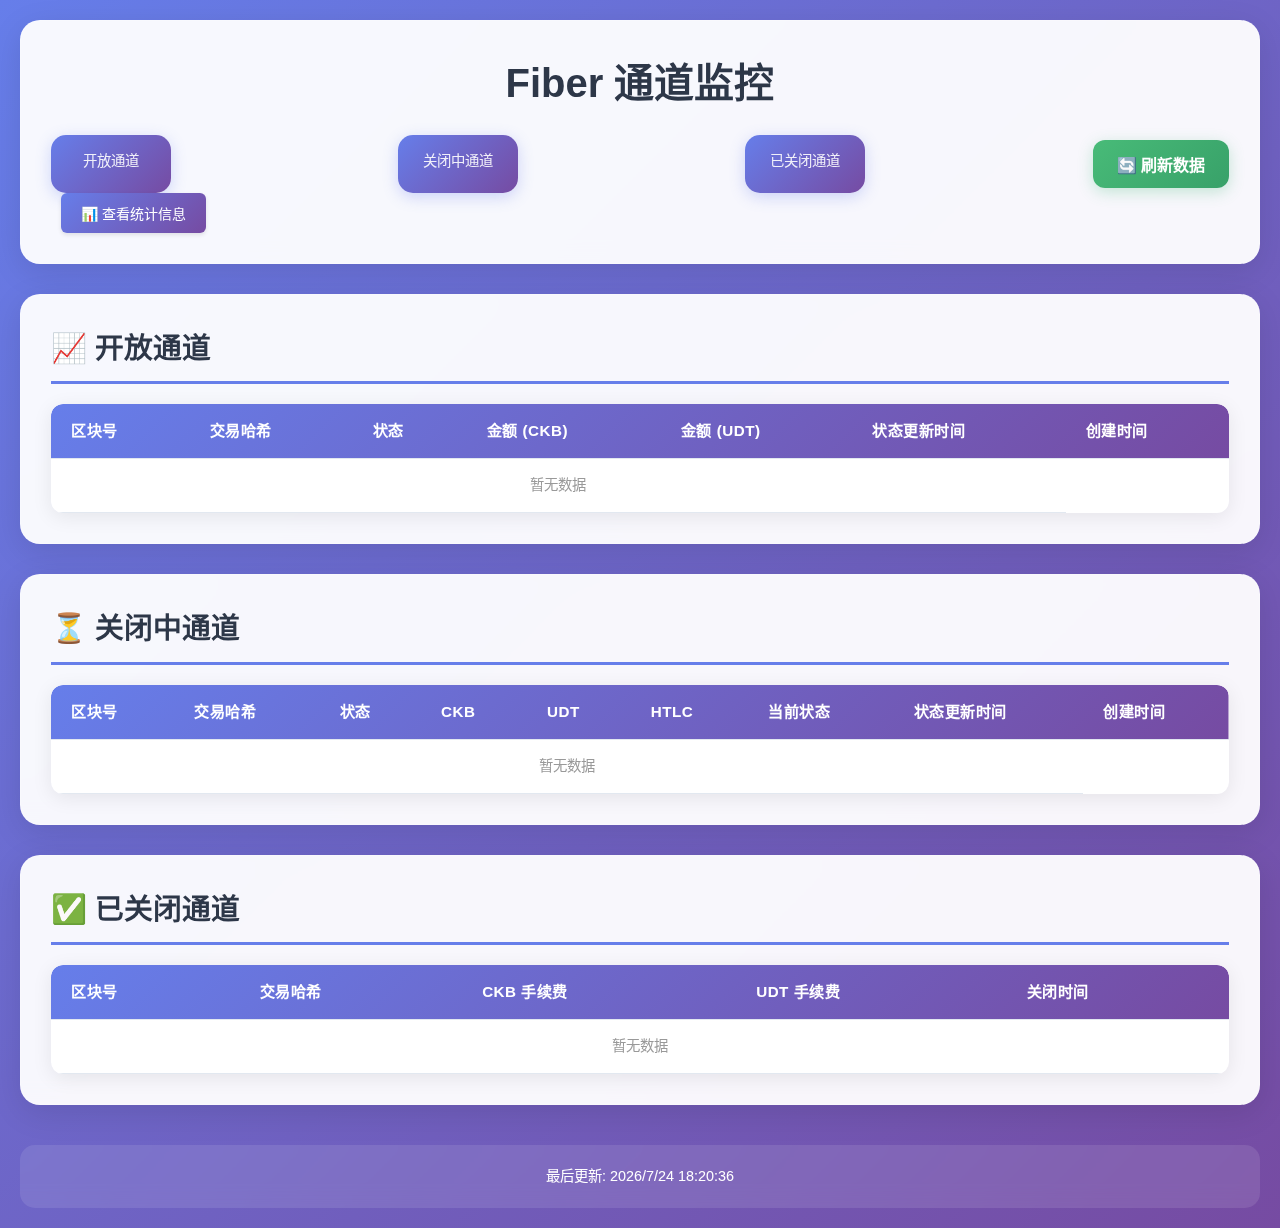
<file: index.html>
<!DOCTYPE html>
<html lang="zh-CN">
<head>
    <meta charset="UTF-8">
    <meta name="viewport" content="width=device-width, initial-scale=1.0">
    <title>Fiber 通道监控</title>
    <link rel="stylesheet" href="style.css">
</head>
<body>
    <div class="container">
        <header>
            <h1>Fiber 通道监控</h1>
            <div class="stats-bar">
                <div class="stat-item">
                    <span class="stat-label">开放通道</span>
                    <span class="stat-value" id="open-count">-</span>
                </div>
                <div class="stat-item">
                    <span class="stat-label">关闭中通道</span>
                    <span class="stat-value" id="shutdown-count">-</span>
                </div>
                <div class="stat-item">
                    <span class="stat-label">已关闭通道</span>
                    <span class="stat-value" id="closed-count">-</span>
                </div>
                <button class="refresh-btn" id="refresh-btn">🔄 刷新数据</button>
            </div>
        </header>

        <main>
            <!-- 开放通道 -->
            <section class="data-section">
                <h2>📈 开放通道</h2>
                <div class="table-container">
                    <div class="loading" id="open-loading">加载中...</div>
                    <table class="data-table" id="open-table" style="display: none;">
                        <thead>
                            <tr>
                                <th>区块号</th>
                                <th>交易哈希</th>
                                <th>状态</th>
                                <th>金额 (CKB)</th>
                                <th>金额 (UDT)</th>
                                <th>状态更新时间</th>
                                <th>创建时间</th>
                            </tr>
                        </thead>
                        <tbody id="open-tbody">
                        </tbody>
                    </table>
                    <div class="pagination-container" id="open-pagination" style="display: none;">
                        <div class="pagination-info">
                            <span id="open-info">显示第 1-10 条，共 0 条记录</span>
                        </div>
                        <div class="pagination-controls">
                            <button class="pagination-btn" id="open-first" disabled>首页</button>
                            <button class="pagination-btn" id="open-prev" disabled>上一页</button>
                            <div class="pagination-pages" id="open-pages"></div>
                            <button class="pagination-btn" id="open-next" disabled>下一页</button>
                            <button class="pagination-btn" id="open-last" disabled>末页</button>
                        </div>
                    </div>
                </div>
            </section>

            <!-- 关闭中通道 -->
            <section class="data-section">
                <h2>⏳ 关闭中通道</h2>
                <div class="table-container">
                    <div class="loading" id="shutdown-loading">加载中...</div>
                    <table class="data-table" id="shutdown-table" style="display: none;">
                        <thead>
                            <tr>
                                <th>区块号</th>
                                <th>交易哈希</th>
                                <th>状态</th>
                                <th>ckb </th>
                                <th>udt</th>
                                <th>htlc</th>
                                <th>当前状态</th>
                                <th>状态更新时间</th>
                                <th>创建时间</th>
                            </tr>
                        </thead>
                        <tbody id="shutdown-tbody">
                        </tbody>
                    </table>
                    <div class="pagination-container" id="shutdown-pagination" style="display: none;">
                        <div class="pagination-info">
                            <span id="shutdown-info">显示第 1-10 条，共 0 条记录</span>
                        </div>
                        <div class="pagination-controls">
                            <button class="pagination-btn" id="shutdown-first" disabled>首页</button>
                            <button class="pagination-btn" id="shutdown-prev" disabled>上一页</button>
                            <div class="pagination-pages" id="shutdown-pages"></div>
                            <button class="pagination-btn" id="shutdown-next" disabled>下一页</button>
                            <button class="pagination-btn" id="shutdown-last" disabled>末页</button>
                        </div>
                    </div>
                </div>
            </section>

            <!-- 已关闭通道 -->
            <section class="data-section">
                <h2>✅ 已关闭通道</h2>
                <div class="table-container">
                    <div class="loading" id="closed-loading">加载中...</div>
                    <table class="data-table" id="closed-table" style="display: none;">
                        <thead>
                            <tr>
                                <th>区块号</th>
                                <th>交易哈希</th>
                                <th>CKB 手续费</th>
                                <th>UDT 手续费</th>
                                <th>关闭时间</th>
                            </tr>
                        </thead>
                        <tbody id="closed-tbody">
                        </tbody>
                    </table>
                    <div class="pagination-container" id="closed-pagination" style="display: none;">
                        <div class="pagination-info">
                            <span id="closed-info">显示第 1-50 条，共 0 条记录</span>
                        </div>
                        <div class="pagination-controls">
                            <button class="pagination-btn" id="closed-first" disabled>首页</button>
                            <button class="pagination-btn" id="closed-prev" disabled>上一页</button>
                            <div class="pagination-pages" id="closed-pages"></div>
                            <button class="pagination-btn" id="closed-next" disabled>下一页</button>
                            <button class="pagination-btn" id="closed-last" disabled>末页</button>
                        </div>
                    </div>
                </div>
            </section>
        </main>

        <footer>
            <p>最后更新: <span id="last-update">-</span></p>
        </footer></main>
    </div>

    <!-- 通道详情模态框 -->
    <div id="channel-modal" class="modal" style="display: none;">
        <div class="modal-content">
            <div class="modal-header">
                <h3>通道生命周期详情</h3>
                <span class="close-btn" onclick="closeChannelModal()">&times;</span>
            </div>
            <div class="modal-body">
                <div id="channel-details">
                    <!-- 通道详情内容将在这里动态加载 -->
                </div>
            </div>
        </div>
    </div>

    <!-- 统计信息模态框 -->
    <div id="stats-modal" class="modal" style="display: none;">
        <div class="modal-content">
            <div class="modal-header">
                <h3>通道统计信息</h3>
                <span class="close-btn" onclick="closeStatsModal()">&times;</span>
            </div>
            <div class="modal-body">
                <div id="stats-details">
                    <!-- 统计详情内容将在这里动态加载 -->
                </div>
            </div>
        </div>
    </div>

    <script src="script.js"></script>
</body>
</html>
</file>
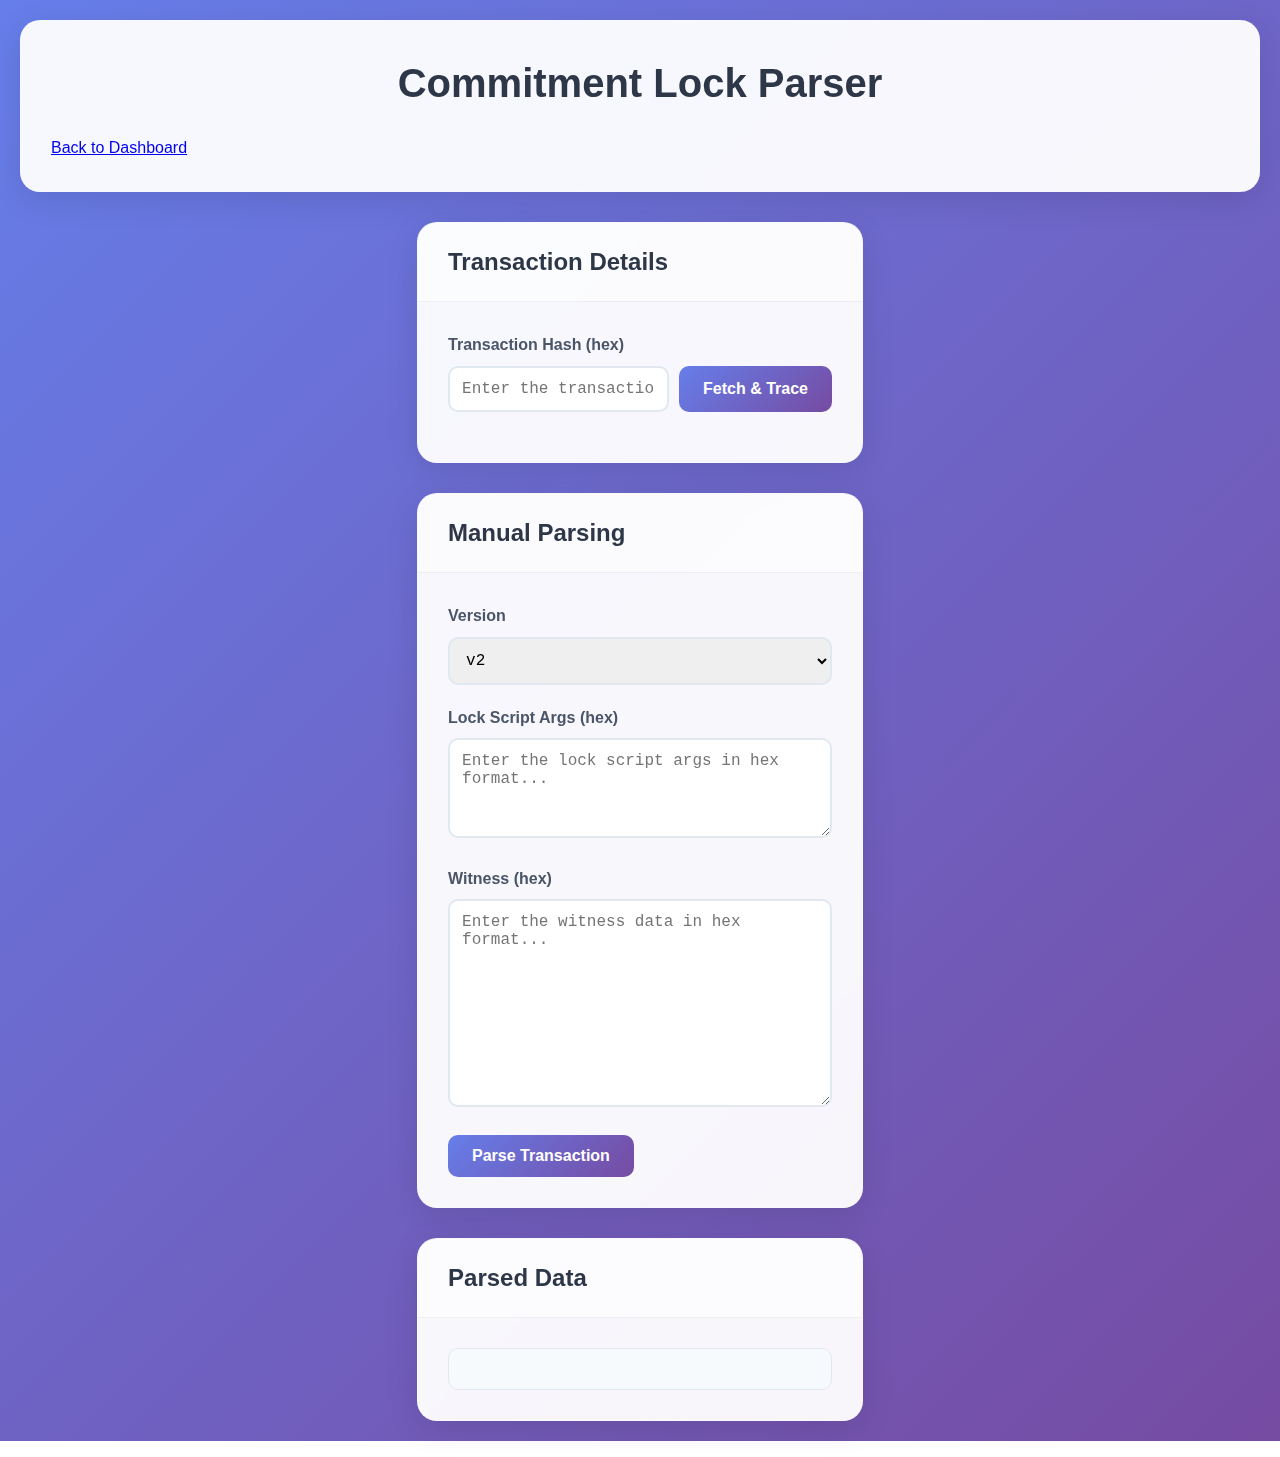
<file: commitment_lock.html>
<!DOCTYPE html>
<html lang="en">
<head>
    <meta charset="UTF-8">
    <meta name="viewport" content="width=device-width, initial-scale=1.0">
    <title>Commitment Lock Parser</title>
    <link rel="stylesheet" href="style.css">
</head>
<body>
    <div class="container">
        <header>
            <h1>Commitment Lock Parser</h1>
            <nav>
                <a href="index.html">Back to Dashboard</a>
            </nav>
        </header>
        <main>
            <div class="parser-container">
                <div class="card">
                    <div class="card-header">
                        <h2>Transaction Details</h2>
                    </div>
                    <div class="card-body">
                        <div class="input-group">
                            <label for="tx-hash">Transaction Hash (hex)</label>
                            <div class="input-with-button">
                                <input type="text" id="tx-hash" placeholder="Enter the transaction hash in hex format...">
                                <button id="fetch-btn">Fetch & Trace</button>
                            </div>
                        </div>
                    </div>
                </div>

                <div class="card" id="trace-card" style="display: none;">
                    <div class="card-header">
                        <h2>Transaction Trace</h2>
                    </div>
                    <div class="card-body">
                        <div id="trace-output" class="stages-container"></div>
                    </div>
                </div>

                <div class="card">
                    <div class="card-header">
                        <h2>Manual Parsing</h2>
                    </div>
                    <div class="card-body">
                        <div class="input-group">
                            <label for="lock-version">Version</label>
                            <select id="lock-version">
                                <option value="1">v1</option>
                                <option value="2" selected>v2</option>
                            </select>
                        </div>
                        <div class="input-group">
                            <label for="lock-args">Lock Script Args (hex)</label>
                            <textarea id="lock-args" rows="4" placeholder="Enter the lock script args in hex format..."></textarea>
                        </div>
                        <div class="input-group">
                            <label for="witness">Witness (hex)</label>
                            <textarea id="witness" rows="10" placeholder="Enter the witness data in hex format..."></textarea>
                        </div>
                        <button id="parse-btn">Parse Transaction</button>
                    </div>
                </div>

                <div class="card">
                    <div class="card-header">
                        <h2>Parsed Data</h2>
                    </div>
                    <div class="card-body">
                        <div id="parsed-output"></div>
                    </div>
                </div>
            </div>
        </main>
    </div>
    <script src="commitment_lock.js"></script>
</body>
</html>
</file>
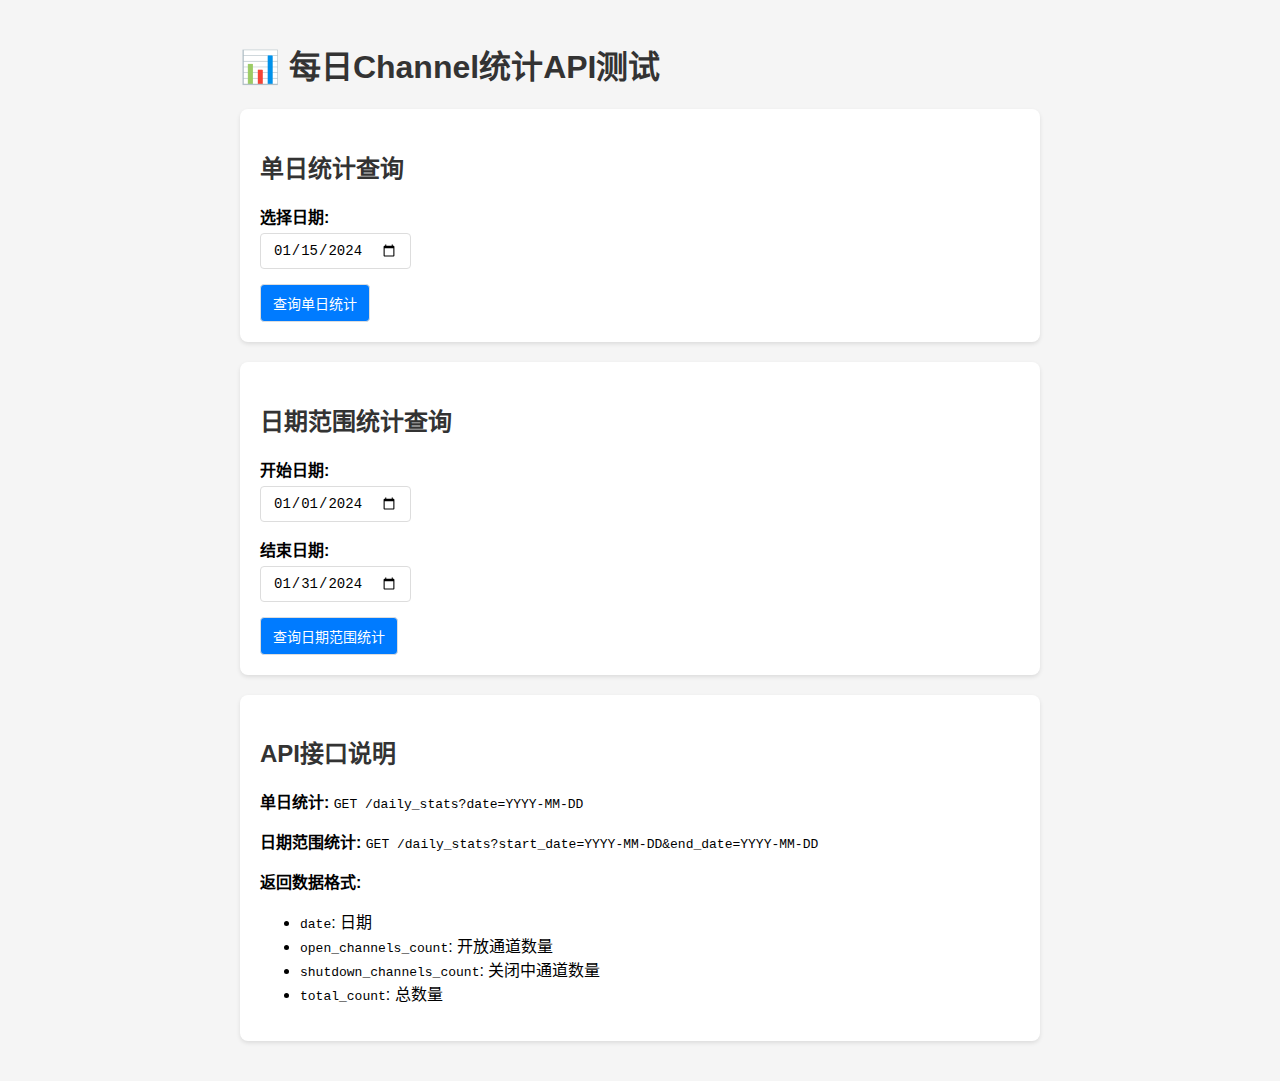
<file: daily_stats_test.html>
<!DOCTYPE html>
<html lang="zh-CN">
<head>
    <meta charset="UTF-8">
    <meta name="viewport" content="width=device-width, initial-scale=1.0">
    <title>每日统计API测试</title>
    <style>
        body {
            font-family: Arial, sans-serif;
            max-width: 800px;
            margin: 0 auto;
            padding: 20px;
            background-color: #f5f5f5;
        }
        .container {
            background: white;
            padding: 20px;
            border-radius: 8px;
            box-shadow: 0 2px 4px rgba(0,0,0,0.1);
            margin-bottom: 20px;
        }
        h1, h2 {
            color: #333;
        }
        .form-group {
            margin-bottom: 15px;
        }
        label {
            display: block;
            margin-bottom: 5px;
            font-weight: bold;
        }
        input[type="date"], button {
            padding: 8px 12px;
            border: 1px solid #ddd;
            border-radius: 4px;
            font-size: 14px;
        }
        button {
            background-color: #007bff;
            color: white;
            cursor: pointer;
            margin-right: 10px;
        }
        button:hover {
            background-color: #0056b3;
        }
        .result {
            background-color: #f8f9fa;
            border: 1px solid #e9ecef;
            border-radius: 4px;
            padding: 15px;
            margin-top: 15px;
            white-space: pre-wrap;
            font-family: monospace;
        }
        .error {
            background-color: #f8d7da;
            border-color: #f5c6cb;
            color: #721c24;
        }
        .success {
            background-color: #d4edda;
            border-color: #c3e6cb;
            color: #155724;
        }
    </style>
</head>
<body>
    <h1>📊 每日Channel统计API测试</h1>
    
    <div class="container">
        <h2>单日统计查询</h2>
        <div class="form-group">
            <label for="single-date">选择日期:</label>
            <input type="date" id="single-date" value="2024-01-15">
        </div>
        <button onclick="querySingleDate()">查询单日统计</button>
        <div id="single-result" class="result" style="display: none;"></div>
    </div>
    
    <div class="container">
        <h2>日期范围统计查询</h2>
        <div class="form-group">
            <label for="start-date">开始日期:</label>
            <input type="date" id="start-date" value="2024-01-01">
        </div>
        <div class="form-group">
            <label for="end-date">结束日期:</label>
            <input type="date" id="end-date" value="2024-01-31">
        </div>
        <button onclick="queryDateRange()">查询日期范围统计</button>
        <div id="range-result" class="result" style="display: none;"></div>
    </div>
    
    <div class="container">
        <h2>API接口说明</h2>
        <p><strong>单日统计:</strong> <code>GET /daily_stats?date=YYYY-MM-DD</code></p>
        <p><strong>日期范围统计:</strong> <code>GET /daily_stats?start_date=YYYY-MM-DD&end_date=YYYY-MM-DD</code></p>
        <p><strong>返回数据格式:</strong></p>
        <ul>
            <li><code>date</code>: 日期</li>
            <li><code>open_channels_count</code>: 开放通道数量</li>
            <li><code>shutdown_channels_count</code>: 关闭中通道数量</li>
            <li><code>total_count</code>: 总数量</li>
        </ul>
    </div>

    <script>
        const API_BASE_URL = 'http://127.0.0.1:8130';
        
        async function querySingleDate() {
            const date = document.getElementById('single-date').value;
            const resultDiv = document.getElementById('single-result');
            
            if (!date) {
                showResult(resultDiv, '请选择日期', 'error');
                return;
            }
            
            try {
                const response = await fetch(`${API_BASE_URL}/daily_stats?date=${date}`);
                const data = await response.json();
                
                if (response.ok) {
                    showResult(resultDiv, JSON.stringify(data, null, 2), 'success');
                } else {
                    showResult(resultDiv, `错误: ${data.error || '请求失败'}`, 'error');
                }
            } catch (error) {
                showResult(resultDiv, `网络错误: ${error.message}`, 'error');
            }
        }
        
        async function queryDateRange() {
            const startDate = document.getElementById('start-date').value;
            const endDate = document.getElementById('end-date').value;
            const resultDiv = document.getElementById('range-result');
            
            if (!startDate || !endDate) {
                showResult(resultDiv, '请选择开始和结束日期', 'error');
                return;
            }
            
            if (startDate > endDate) {
                showResult(resultDiv, '开始日期不能晚于结束日期', 'error');
                return;
            }
            
            try {
                const response = await fetch(`${API_BASE_URL}/daily_stats?start_date=${startDate}&end_date=${endDate}`);
                const data = await response.json();
                
                if (response.ok) {
                    showResult(resultDiv, JSON.stringify(data, null, 2), 'success');
                } else {
                    showResult(resultDiv, `错误: ${data.error || '请求失败'}`, 'error');
                }
            } catch (error) {
                showResult(resultDiv, `网络错误: ${error.message}`, 'error');
            }
        }
        
        function showResult(element, text, type) {
            element.textContent = text;
            element.className = `result ${type}`;
            element.style.display = 'block';
        }
    </script>
</body>
</html>
</file>
<file: style.css>
/* 全局样式 */
* {
    margin: 0;
    padding: 0;
    box-sizing: border-box;
}

body {
    font-family: -apple-system, BlinkMacSystemFont, 'Segoe UI', Roboto, 'Helvetica Neue', Arial, sans-serif;
    background: linear-gradient(135deg, #667eea 0%, #764ba2 100%);
    min-height: 100vh;
    color: #333;
    line-height: 1.6;
}

.container {
    max-width: 1400px;
    margin: 0 auto;
    padding: 20px;
}

/* 头部样式 */
header {
    background: rgba(255, 255, 255, 0.95);
    backdrop-filter: blur(10px);
    border-radius: 20px;
    padding: 30px;
    margin-bottom: 30px;
    box-shadow: 0 8px 32px rgba(0, 0, 0, 0.1);
    border: 1px solid rgba(255, 255, 255, 0.2);
}

header h1 {
    font-size: 2.5rem;
    font-weight: 700;
    color: #2d3748;
    margin-bottom: 20px;
    text-align: center;
}

.stats-bar {
    display: flex;
    justify-content: space-between;
    align-items: center;
    flex-wrap: wrap;
    gap: 20px;
}

.stat-item {
    display: flex;
    flex-direction: column;
    align-items: center;
    padding: 15px 25px;
    background: linear-gradient(135deg, #667eea, #764ba2);
    border-radius: 15px;
    color: white;
    min-width: 120px;
    box-shadow: 0 4px 15px rgba(102, 126, 234, 0.3);
}

.stat-item.live-stats {
    background: linear-gradient(135deg, #f093fb, #f5576c);
    box-shadow: 0 4px 15px rgba(240, 147, 251, 0.4);
    border: 2px solid rgba(255, 255, 255, 0.3);
    animation: pulse-glow 2s ease-in-out infinite alternate;
}

@keyframes pulse-glow {
    0% {
        box-shadow: 0 4px 15px rgba(240, 147, 251, 0.4);
    }
    100% {
        box-shadow: 0 6px 25px rgba(240, 147, 251, 0.6);
    }
}

.stat-label {
    font-size: 0.9rem;
    opacity: 0.9;
    margin-bottom: 5px;
}

.stat-value {
    font-size: 1.8rem;
    font-weight: 700;
}

.refresh-btn {
    background: linear-gradient(135deg, #48bb78, #38a169);
    color: white;
    border: none;
    padding: 12px 24px;
    border-radius: 12px;
    font-size: 1rem;
    font-weight: 600;
    cursor: pointer;
    transition: all 0.3s ease;
    box-shadow: 0 4px 15px rgba(72, 187, 120, 0.3);
}

.refresh-btn:hover {
    transform: translateY(-2px);
    box-shadow: 0 6px 20px rgba(72, 187, 120, 0.4);
}

.refresh-btn:active {
    transform: translateY(0);
}

/* 主要内容区域 */
main {
    display: flex;
    flex-direction: column;
    gap: 30px;
}

/* 过滤器样式 */
.filter-container {
    display: flex;
    align-items: center;
    gap: 10px;
    margin-bottom: 20px;
    padding: 15px 20px;
    background: rgba(255, 255, 255, 0.9);
    border-radius: 12px;
    box-shadow: 0 2px 10px rgba(0, 0, 0, 0.1);
}

.filter-container label {
    font-weight: 600;
    color: #2d3748;
    font-size: 0.95rem;
}

.status-filter {
    padding: 8px 12px;
    border: 2px solid #e2e8f0;
    border-radius: 8px;
    background: white;
    font-size: 0.9rem;
    color: #2d3748;
    cursor: pointer;
    transition: all 0.3s ease;
    min-width: 120px;
}

.status-filter:hover {
    border-color: #667eea;
}

.status-filter:focus {
    outline: none;
    border-color: #667eea;
    box-shadow: 0 0 0 3px rgba(102, 126, 234, 0.1);
}

.data-section {
    background: rgba(255, 255, 255, 0.95);
    backdrop-filter: blur(10px);
    border-radius: 20px;
    padding: 30px;
    box-shadow: 0 8px 32px rgba(0, 0, 0, 0.1);
    border: 1px solid rgba(255, 255, 255, 0.2);
}

.data-section h2 {
    font-size: 1.8rem;
    font-weight: 600;
    color: #2d3748;
    margin-bottom: 20px;
    padding-bottom: 10px;
    border-bottom: 3px solid #667eea;
}

.table-container {
    position: relative;
    overflow-x: auto;
    border-radius: 12px;
    box-shadow: 0 4px 20px rgba(0, 0, 0, 0.08);
}

.loading {
    text-align: center;
    padding: 40px;
    font-size: 1.1rem;
    color: #667eea;
    font-weight: 500;
}

.data-table {
    width: 100%;
    border-collapse: collapse;
    background: white;
    border-radius: 12px;
    overflow: hidden;
}

.data-table thead {
    background: linear-gradient(135deg, #667eea, #764ba2);
    color: white;
}

.data-table th,
.data-table td {
    padding: 15px 20px;
    text-align: left;
    border-bottom: 1px solid #e2e8f0;
}

.data-table th {
    font-weight: 600;
    font-size: 0.95rem;
    text-transform: uppercase;
    letter-spacing: 0.5px;
}

.data-table tbody tr {
    transition: all 0.2s ease;
}

.data-table tbody tr:hover {
    background-color: #f7fafc;
    transform: scale(1.01);
}

.data-table tbody tr:nth-child(even) {
    background-color: #f8f9fa;
}

.data-table tbody tr:nth-child(even):hover {
    background-color: #f1f5f9;
}

.data-table td {
    font-size: 0.9rem;
    color: #4a5568;
}

/* 交易哈希样式 */
.tx-hash {
    font-family: 'Monaco', 'Menlo', 'Ubuntu Mono', monospace;
    background: #f7fafc;
    padding: 4px 8px;
    border-radius: 6px;
    font-size: 0.8rem;
    color: #2d3748;
    max-width: 200px;
    overflow: hidden;
    text-overflow: ellipsis;
    white-space: nowrap;
}

/* 状态标签 */
.status-badge {
    padding: 4px 12px;
    border-radius: 20px;
    font-size: 0.8rem;
    font-weight: 600;
    text-transform: uppercase;
    letter-spacing: 0.5px;
}

.status-open {
    background: #c6f6d5;
    color: #22543d;
}

.status-shutdown {
    background: #fed7d7;
    color: #742a2a;
}

.status-closed {
    background: #bee3f8;
    color: #2a4365;
}

/* 数值样式 */
.amount {
    font-weight: 600;
    color: #2d3748;
}

.fee {
    font-weight: 500;
    color: #4a5568;
}

/* 页脚 */
footer {
    text-align: center;
    margin-top: 40px;
    padding: 20px;
    background: rgba(255, 255, 255, 0.1);
    backdrop-filter: blur(10px);
    border-radius: 15px;
    color: white;
    font-size: 0.9rem;
}

/* 响应式设计 */
@media (max-width: 768px) {
    .container {
        padding: 15px;
    }
    
    header h1 {
        font-size: 2rem;
    }
    
    .stats-bar {
        justify-content: center;
    }
    
    .stat-item {
        min-width: 100px;
        padding: 12px 20px;
    }
    
    .stat-value {
        font-size: 1.5rem;
    }
    
    .data-section {
        padding: 20px;
    }
    
    .data-section h2 {
        font-size: 1.5rem;
    }
    
    .data-table th,
    .data-table td {
        padding: 10px 15px;
        font-size: 0.85rem;
    }
    
    .tx-hash {
        max-width: 120px;
    }
}

@media (max-width: 480px) {
    .stats-bar {
        flex-direction: column;
        align-items: stretch;
    }
    
    .stat-item {
        flex-direction: row;
        justify-content: space-between;
        min-width: auto;
    }
    
    .data-table {
        font-size: 0.8rem;
    }
    
    .data-table th,
    .data-table td {
        padding: 8px 10px;
    }
}

/* 动画效果 */
@keyframes fadeIn {
    from {
        opacity: 0;
        transform: translateY(20px);
    }
    to {
        opacity: 1;
        transform: translateY(0);
    }
}

.data-section {
    animation: fadeIn 0.6s ease-out;
}

/* 分页样式 */
.pagination-container {
    display: flex;
    justify-content: space-between;
    align-items: center;
    margin-top: 20px;
    padding: 15px 0;
    border-top: 1px solid #e0e0e0;
}

.pagination-info {
    color: #666;
    font-size: 14px;
}

.pagination-controls {
    display: flex;
    align-items: center;
    gap: 8px;
}

.pagination-btn {
    padding: 8px 12px;
    border: 1px solid #ddd;
    background: white;
    color: #333;
    border-radius: 4px;
    cursor: pointer;
    font-size: 14px;
    transition: all 0.3s ease;
}

.pagination-btn:hover:not(:disabled) {
    background: #f5f5f5;
    border-color: #007bff;
}

.pagination-btn:disabled {
    background: #f8f9fa;
    color: #6c757d;
    cursor: not-allowed;
    border-color: #dee2e6;
}

.pagination-pages {
    display: flex;
    gap: 4px;
}

.pagination-page {
    padding: 8px 12px;
    border: 1px solid #ddd;
    background: white;
    color: #333;
    border-radius: 4px;
    cursor: pointer;
    font-size: 14px;
    min-width: 40px;
    text-align: center;
    transition: all 0.3s ease;
}

.pagination-page:hover {
    background: #f5f5f5;
    border-color: #007bff;
}

.pagination-page.active {
    background: #007bff;
    color: white;
    border-color: #007bff;
}

.pagination-ellipsis {
    padding: 8px 4px;
    color: #6c757d;
    font-size: 14px;
}

/* 模态框样式 */
.modal {
    position: fixed;
    z-index: 1000;
    left: 0;
    top: 0;
    width: 100%;
    height: 100%;
    background-color: rgba(0, 0, 0, 0.5);
    display: flex;
    justify-content: center;
    align-items: center;
}

.modal-content {
    background-color: white;
    border-radius: 8px;
    box-shadow: 0 4px 20px rgba(0, 0, 0, 0.15);
    max-width: 90%;
    max-height: 90%;
    overflow: hidden;
    display: flex;
    flex-direction: column;
}

.modal-header {
    background-color: #f8f9fa;
    padding: 20px;
    border-bottom: 1px solid #dee2e6;
    display: flex;
    justify-content: space-between;
    align-items: center;
}

.modal-header h3 {
    margin: 0;
    color: #333;
    font-size: 1.25rem;
}

.close-btn {
    font-size: 28px;
    font-weight: bold;
    color: #aaa;
    cursor: pointer;
    line-height: 1;
    padding: 0;
    background: none;
    border: none;
}

.close-btn:hover {
    color: #000;
}

.modal-body {
    padding: 20px;
    overflow-y: auto;
    flex: 1;
}

.lifecycle-stage {
    margin-bottom: 20px;
    padding: 15px;
    border: 1px solid #dee2e6;
    border-radius: 6px;
    background-color: #f8f9fa;
}

.lifecycle-stage h4 {
    margin: 0 0 10px 0;
    color: #495057;
    font-size: 1.1rem;
}

.lifecycle-stage.open {
    border-left: 4px solid #28a745;
}

.lifecycle-stage.shutdown {
    border-left: 4px solid #ffc107;
}

.lifecycle-stage.closed {
    border-left: 4px solid #dc3545;
}

.channel-info {
    display: grid;
    grid-template-columns: repeat(auto-fit, minmax(200px, 1fr));
    gap: 10px;
    margin-top: 10px;
}

.info-item {
    display: flex;
    flex-direction: column;
}

.info-label {
    font-weight: bold;
    color: #6c757d;
    font-size: 0.9rem;
    margin-bottom: 2px;
}

.info-value {
    color: #333;
    font-family: 'Courier New', monospace;
    font-size: 0.9rem;
    word-break: break-all;
}

.stats-grid {
    display: grid;
    grid-template-columns: repeat(auto-fit, minmax(250px, 1fr));
    gap: 20px;
}

.stats-card {
    background-color: #f8f9fa;
    padding: 20px;
    border-radius: 8px;
    border: 1px solid #dee2e6;
}

.stats-card h4 {
    margin: 0 0 15px 0;
    color: #495057;
    font-size: 1.1rem;
}

.stats-item {
    display: flex;
    justify-content: space-between;
    margin-bottom: 8px;
    padding: 5px 0;
    border-bottom: 1px solid #e9ecef;
}

.stats-item:last-child {
    border-bottom: none;
    margin-bottom: 0;
}

.stats-label {
    color: #6c757d;
    font-weight: 500;
}

.stats-value {
    color: #333;
    font-weight: bold;
}

/* 滚动条样式 */
.table-container::-webkit-scrollbar {
    height: 8px;
}

.table-container::-webkit-scrollbar-track {
    background: #f1f1f1;
    border-radius: 4px;
}

.table-container::-webkit-scrollbar-thumb {
    background: #667eea;
    border-radius: 4px;
}

.table-container::-webkit-scrollbar-thumb:hover {
    background: #5a67d8;
}

::-webkit-scrollbar {
    width: 8px;
}

::-webkit-scrollbar-track {
    background: #f1f1f1;
    border-radius: 4px;
}

::-webkit-scrollbar-thumb {
    background: #c1c1c1;
    border-radius: 4px;
}

::-webkit-scrollbar-thumb:hover {
    background: #a8a8a8;
}

/* 可点击哈希样式 */
.clickable-hash {
    color: #667eea;
    cursor: pointer;
    text-decoration: underline;
    transition: color 0.2s ease;
    font-weight: 500;
}

.clickable-hash:hover {
    color: #764ba2;
    text-decoration: none;
}

/* 统计按钮样式 */
.stats-button {
    background: linear-gradient(135deg, #667eea 0%, #764ba2 100%);
    color: white;
    border: none;
    padding: 10px 20px;
    border-radius: 6px;
    cursor: pointer;
    font-size: 14px;
    font-weight: 500;
    margin-left: 10px;
    transition: all 0.3s ease;
    box-shadow: 0 2px 4px rgba(0,0,0,0.1);
}

.stats-button:hover {
    transform: translateY(-2px);
    box-shadow: 0 4px 8px rgba(0,0,0,0.2);
}

.stages-container {
    display: flex;
    flex-direction: column;
    gap: 12px;
}

.stage-item {
    border-radius: 6px;
    padding: 12px;
    background-color: #f9f9f9;
    border: 1px solid #eee;
    transition: all 0.3s ease;
}

.stage-item.pending {
    opacity: 0.5;
}

.stage-item.active {
    border-color: #4a90e2;
    box-shadow: 0 0 8px rgba(74, 144, 226, 0.5);
    background-color: #eef5ff;
}

.stage-item.completed {
    background-color: #f0f0f0;
}

.stage-header {
    display: flex;
    justify-content: space-between;
    align-items: center;
    margin-bottom: 8px;
}

.stage-description {
    font-weight: bold;
    color: #333;
}

.stage-item.active .stage-description {
    color: #4a90e2;
}

.stage-time {
    font-size: 0.9em;
    color: #666;
}

.progress-bar-container {
    width: 100%;
    background-color: #e0e0e0;
    border-radius: 4px;
    height: 8px;
    overflow: hidden;
}

.progress-bar {
    height: 100%;
    background-color: #76c7c0;
    border-radius: 4px;
    transition: width 0.5s ease-in-out;
}

.stage-item.active .progress-bar {
    background-color: #4a90e2;
}

.stage-item.completed .progress-bar {
    background-color: #a0a0a0;
}

/* Parser Page Specific Styles */
.parser-container {
    display: flex;
    flex-direction: column;
    gap: 30px;
    max-width: 800px;
    margin: 0 auto;
}

.card {
    background: rgba(255, 255, 255, 0.95);
    backdrop-filter: blur(10px);
    border-radius: 20px;
    box-shadow: 0 8px 32px rgba(0, 0, 0, 0.1);
    border: 1px solid rgba(255, 255, 255, 0.2);
    overflow: hidden;
}

.card-header {
    padding: 20px 30px;
    border-bottom: 1px solid rgba(0, 0, 0, 0.05);
    background: rgba(255, 255, 255, 0.5);
}

.card-header h2 {
    font-size: 1.5rem;
    color: #2d3748;
    margin: 0;
}

.card-body {
    padding: 30px;
}

.input-group {
    margin-bottom: 20px;
}

.input-group label {
    display: block;
    margin-bottom: 8px;
    font-weight: 600;
    color: #4a5568;
}

.input-group input[type="text"],
.input-group select,
.input-group textarea {
    width: 100%;
    padding: 12px;
    border: 2px solid #e2e8f0;
    border-radius: 10px;
    font-size: 1rem;
    transition: all 0.3s ease;
    font-family: 'Monaco', 'Menlo', monospace; /* Good for hex */
}

.input-group input[type="text"]:focus,
.input-group select:focus,
.input-group textarea:focus {
    border-color: #667eea;
    outline: none;
    box-shadow: 0 0 0 3px rgba(102, 126, 234, 0.1);
}

.input-with-button {
    display: flex;
    gap: 10px;
}

.input-with-button input {
    flex: 1;
}

button#fetch-btn,
button#parse-btn {
    background: linear-gradient(135deg, #667eea 0%, #764ba2 100%);
    color: white;
    border: none;
    padding: 12px 24px;
    border-radius: 10px;
    font-size: 1rem;
    font-weight: 600;
    cursor: pointer;
    transition: all 0.3s ease;
    white-space: nowrap;
}

button:hover {
    transform: translateY(-2px);
    box-shadow: 0 4px 12px rgba(102, 126, 234, 0.3);
}

#parsed-output {
    background: #f7fafc;
    padding: 20px;
    border-radius: 10px;
    font-family: 'Monaco', 'Menlo', monospace;
    font-size: 0.9rem;
    color: #2d3748;
    white-space: pre-wrap;
    word-break: break-all;
    border: 1px solid #e2e8f0;
}
</file>
